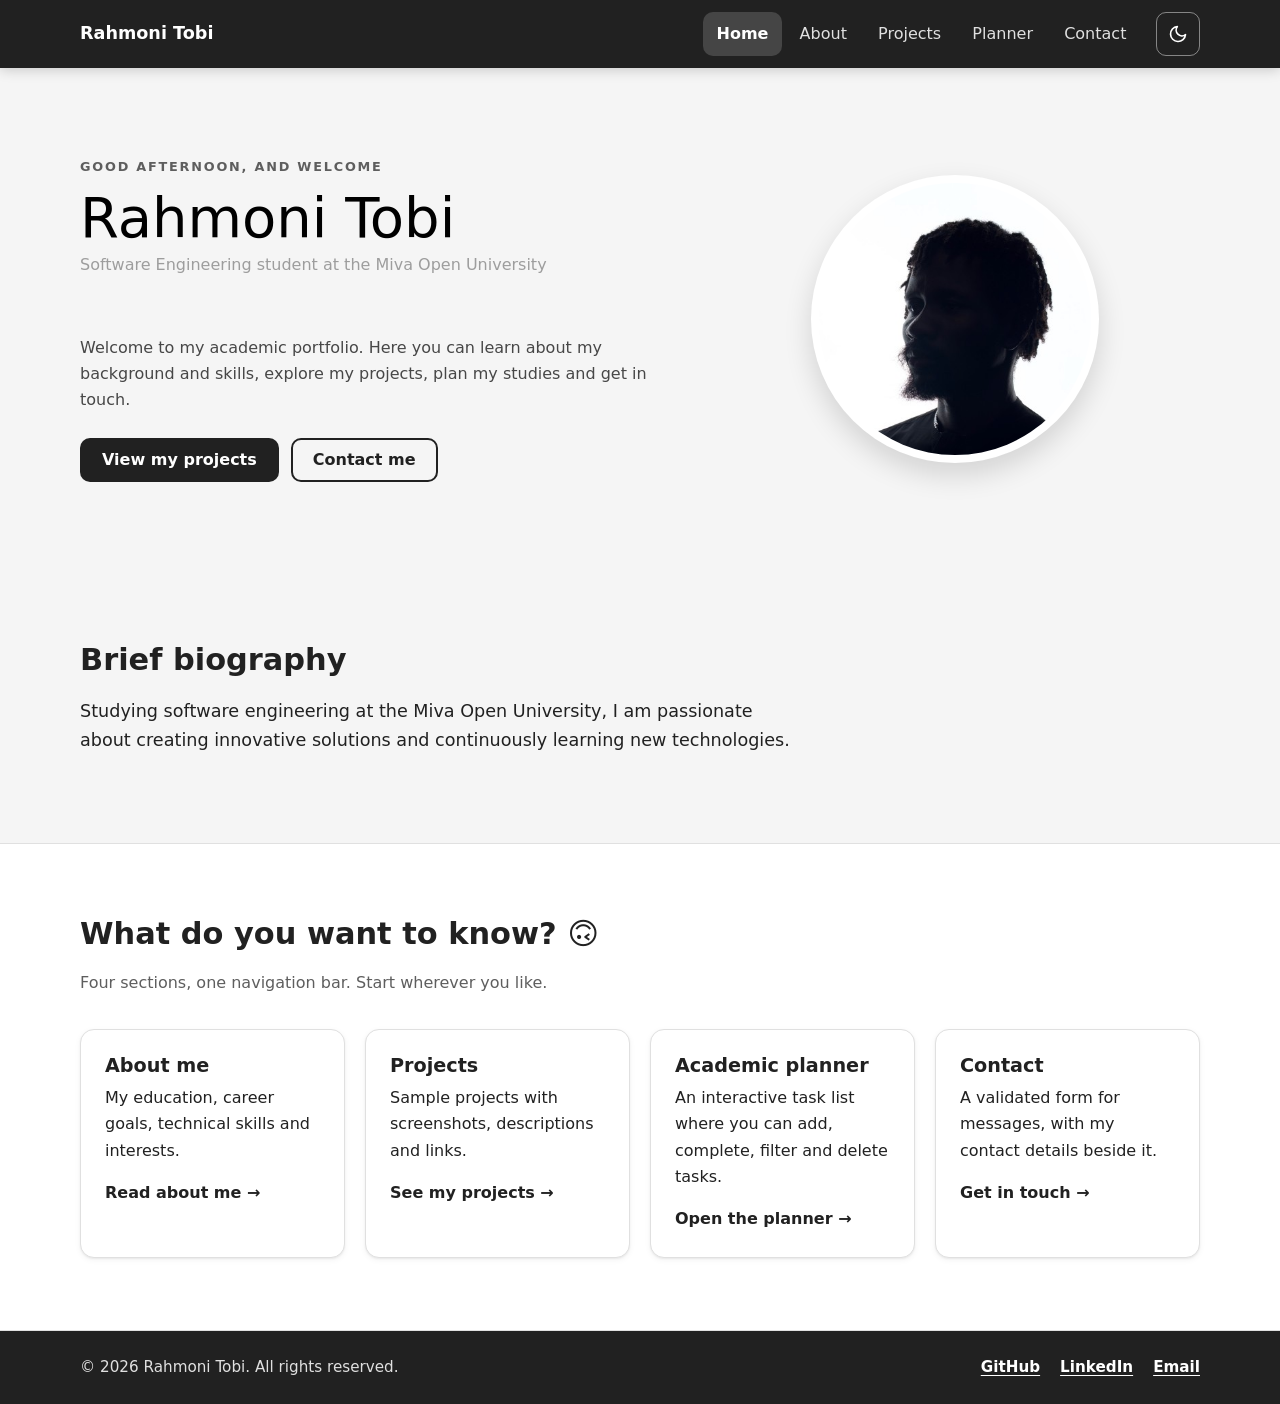
<file: index.html>
<!doctype html>
<html lang="en">
<head>
  <meta charset="utf-8">
  <meta name="viewport" content="width=device-width, initial-scale=1">
  <title>Home</title>
  <meta name="description" content="Academic portfolio of Rahmoni Tobi: background, skills, projects, an academic planner and a contact form.">
  <link rel="icon" href="images/favicon.svg" type="image/svg+xml">
  <link rel="stylesheet" href="css/style.css">
  <script>document.documentElement.classList.add('js');try{var t=localStorage.getItem('theme');if(t!=='light'&&t!=='dark'){t=matchMedia('(prefers-color-scheme: dark)').matches?'dark':'light';}document.documentElement.setAttribute('data-theme',t);}catch(e){}</script>
</head>
<body>
  <a class="skip-link" href="#main">Skip to content</a>

  <header class="site-header">
    <div class="container header-inner">
      <a class="brand" href="index.html">Rahmoni Tobi</a>
      <button class="nav-toggle" type="button" aria-expanded="false" aria-controls="site-nav">
        <span class="nav-toggle-icon" aria-hidden="true"></span>
        <span class="nav-toggle-label">Menu</span>
      </button>
      <nav class="site-nav" id="site-nav" aria-label="Main navigation">
        <ul>
          <li><a href="index.html" aria-current="page">Home</a></li>
          <li><a href="about.html">About</a></li>
          <li><a href="projects.html">Projects</a></li>
          <li><a href="planner.html">Planner</a></li>
          <li><a href="contact.html">Contact</a></li>
        </ul>
      </nav>
      <button class="theme-toggle" type="button" aria-label="Switch to dark mode" data-theme-toggle>
        <svg class="icon-moon" viewBox="0 0 24 24" fill="none" stroke="currentColor" stroke-width="2" stroke-linecap="round" stroke-linejoin="round" aria-hidden="true"><path d="M21 12.8A9 9 0 1 1 11.2 3a7 7 0 0 0 9.8 9.8z"/></svg>
        <svg class="icon-sun" viewBox="0 0 24 24" fill="none" stroke="currentColor" stroke-width="2" stroke-linecap="round" stroke-linejoin="round" aria-hidden="true"><circle cx="12" cy="12" r="4"/><path d="M12 2v2M12 20v2M4.9 4.9l1.4 1.4M17.7 17.7l1.4 1.4M2 12h2M20 12h2M4.9 19.1l1.4-1.4M17.7 6.3l1.4-1.4"/></svg>
      </button>
    </div>
  </header>

  <main id="main">
    <section class="hero" aria-labelledby="hero-title">
      <div class="container hero-grid">
        <div class="hero-copy">
          <p class="eyebrow" data-greeting>Welcome</p>
          <div class="hero-title-wrapper">
            <h1 id="hero-title" class="hero-title">Rahmoni Tobi</h1>
            <p class="hero-role">Software Engineering student at the Miva Open University</p>
          </div>
          <p class="hero-text">Welcome to my academic portfolio. Here you can learn about my background and skills, explore my projects, plan my studies and get in touch.</p>
          <div class="hero-actions">
            <a class="btn btn-primary" href="projects.html">View my projects</a>
            <a class="btn btn-outline" href="contact.html">Contact me</a>
          </div>
        </div>
        <figure class="profile-photo">
          <img src="images/me.jpg" alt="Photo of Rahmoni Tobi" width="400" height="400">
        </figure>
      </div>
    </section>

    <section class="section" aria-labelledby="bio-title">
      <div class="container reveal">
        <h2 id="bio-title">Brief biography</h2>
        <p class="bio-text">Studying software engineering at the Miva Open University, I am passionate about creating innovative solutions and continuously learning new technologies.</p>
      </div>
    </section>

    <section class="section section-alt" aria-labelledby="explore-title">
      <div class="container">
        <h2 id="explore-title">What do you want to know? 🙃</h2>
        <p class="section-intro">Four sections, one navigation bar. Start wherever you like.</p>
        <div class="card-grid reveal">
          <article class="card">
            <h3>About me</h3>
            <p>My education, career goals, technical skills and interests.</p>
            <a class="text-link" href="about.html">Read about me &rarr;</a>
          </article>
          <article class="card">
            <h3>Projects</h3>
            <p>Sample projects with screenshots, descriptions and links.</p>
            <a class="text-link" href="projects.html">See my projects &rarr;</a>
          </article>
          <article class="card">
            <h3>Academic planner</h3>
            <p>An interactive task list where you can add, complete, filter and delete tasks.</p>
            <a class="text-link" href="planner.html">Open the planner &rarr;</a>
          </article>
          <article class="card">
            <h3>Contact</h3>
            <p>A validated form for messages, with my contact details beside it.</p>
            <a class="text-link" href="contact.html">Get in touch &rarr;</a>
          </article>
        </div>
      </div>
    </section>
  </main>

  <footer class="site-footer">
    <div class="container footer-inner">
      <p>&copy; <span data-year>2026</span> Rahmoni Tobi. All rights reserved.</p>
      <ul class="footer-links">
     <li><a href="https://github.com/Hugonybi">GitHub</a></li>
        <li><a href="https://www.linkedin.com/in/ramonytobi">LinkedIn</a></li>
        <li><a href="mailto:rahmonitobi@gmail.com">Email</a></li>
      </ul>
    </div>
  </footer>

  <script src="js/main.js"></script>
</body>
</html>
</file>
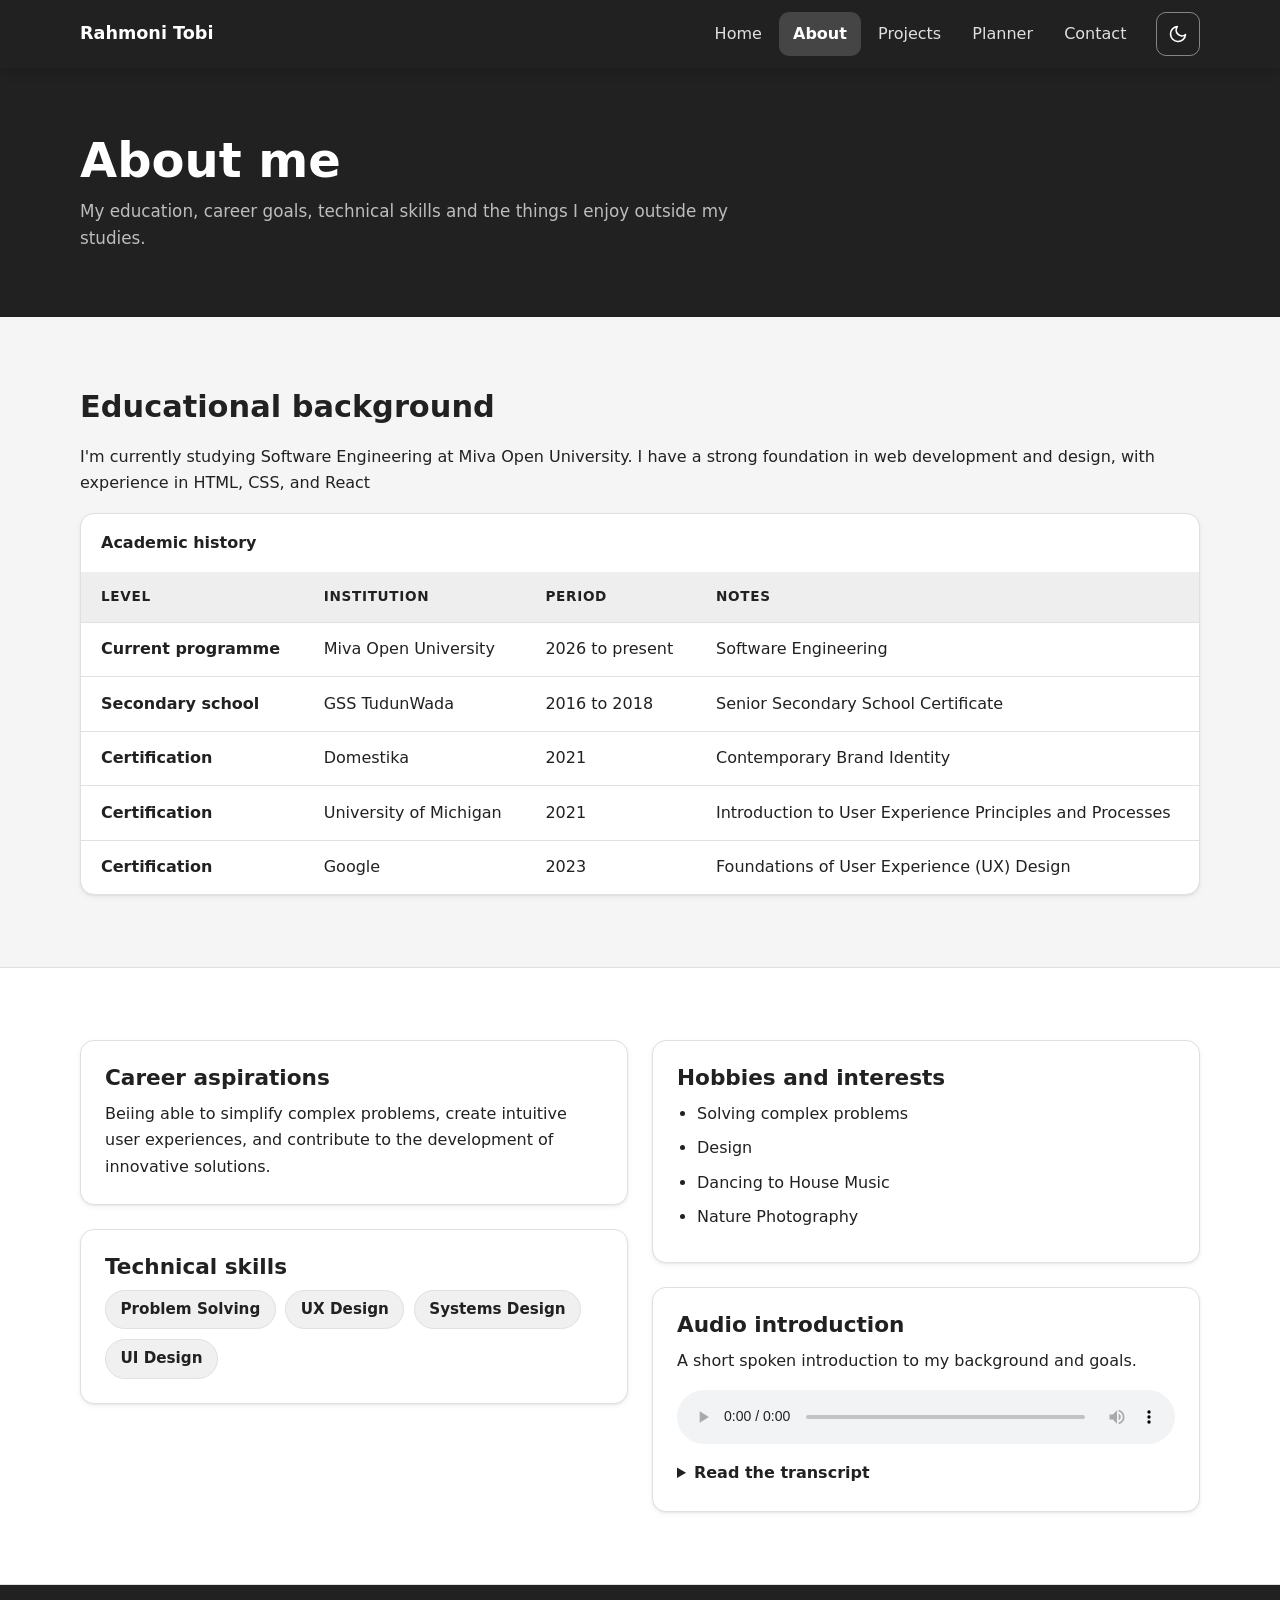
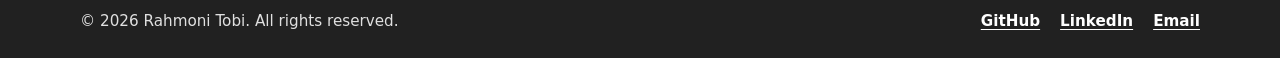
<file: about.html>
<!doctype html>
<html lang="en">
<head>
  <meta charset="utf-8">
  <meta name="viewport" content="width=device-width, initial-scale=1">
  <title>About | Rahmoni Tobi</title>
  <meta name="description" content="About Rahmoni Tobi: educational background, career aspirations, technical skills, hobbies and an audio introduction.">
  <link rel="icon" href="images/favicon.svg" type="image/svg+xml">
  <link rel="stylesheet" href="css/style.css">
  <script>document.documentElement.classList.add('js');try{var t=localStorage.getItem('theme');if(t!=='light'&&t!=='dark'){t=matchMedia('(prefers-color-scheme: dark)').matches?'dark':'light';}document.documentElement.setAttribute('data-theme',t);}catch(e){}</script>
</head>
<body>
  <a class="skip-link" href="#main">Skip to content</a>

  <header class="site-header">
    <div class="container header-inner">
      <a class="brand" href="index.html">Rahmoni Tobi</a>
      <button class="nav-toggle" type="button" aria-expanded="false" aria-controls="site-nav">
        <span class="nav-toggle-icon" aria-hidden="true"></span>
        <span class="nav-toggle-label">Menu</span>
      </button>
      <nav class="site-nav" id="site-nav" aria-label="Main navigation">
        <ul>
          <li><a href="index.html">Home</a></li>
          <li><a href="about.html" aria-current="page">About</a></li>
          <li><a href="projects.html">Projects</a></li>
          <li><a href="planner.html">Planner</a></li>
          <li><a href="contact.html">Contact</a></li>
        </ul>
      </nav>
      <button class="theme-toggle" type="button" aria-label="Switch to dark mode" data-theme-toggle>
        <svg class="icon-moon" viewBox="0 0 24 24" fill="none" stroke="currentColor" stroke-width="2" stroke-linecap="round" stroke-linejoin="round" aria-hidden="true"><path d="M21 12.8A9 9 0 1 1 11.2 3a7 7 0 0 0 9.8 9.8z"/></svg>
        <svg class="icon-sun" viewBox="0 0 24 24" fill="none" stroke="currentColor" stroke-width="2" stroke-linecap="round" stroke-linejoin="round" aria-hidden="true"><circle cx="12" cy="12" r="4"/><path d="M12 2v2M12 20v2M4.9 4.9l1.4 1.4M17.7 17.7l1.4 1.4M2 12h2M20 12h2M4.9 19.1l1.4-1.4M17.7 6.3l1.4-1.4"/></svg>
      </button>
    </div>
  </header>

  <main id="main">
    <section class="page-hero">
      <div class="container">
        <h1>About me</h1>
        <p>My education, career goals, technical skills and the things I enjoy outside my studies.</p>
      </div>
    </section>

    <section class="section" aria-labelledby="education-title">
      <div class="container reveal">
        <h2 id="education-title">Educational background</h2>
        <p>I'm currently studying Software Engineering at Miva Open University. I have a strong foundation in web development and design, with experience in HTML, CSS, and React</p>

        <div class="table-wrap">
          <table class="data-table">
            <caption>Academic history</caption>
            <thead>
              <tr>
                <th scope="col">Level</th>
                <th scope="col">Institution</th>
                <th scope="col">Period</th>
                <th scope="col">Notes</th>
              </tr>
            </thead>
            <tbody>
              <tr>
                <th scope="row">Current programme</th>
                <td>Miva Open University</td>
                <td>2026 to present</td>
                <td>Software Engineering</td>
              </tr>
              <tr>
                <th scope="row">Secondary school</th>
                <td>GSS TudunWada</td>
                <td>2016 to 2018</td>
                <td>Senior Secondary School Certificate</td>
              </tr>
              <tr>
                <th scope="row">Certification</th>
                <td>Domestika</td>
                <td>2021</td>
                <td>Contemporary Brand Identity</td>
              </tr>
               <tr>
                <th scope="row">Certification</th>
                <td>University of Michigan</td>
                <td>2021</td>
                <td>Introduction to User Experience Principles and Processes</td>
              </tr>
              <tr>
                <th scope="row">Certification</th>
                <td>Google</td>
                <td>2023</td>
                <td>Foundations of User Experience (UX) Design</td>
              </tr>
            </tbody>
          </table>
        </div>
      </div>
    </section>

    <section class="section section-alt" aria-labelledby="profile-title">
      <div class="container">
        <h2 id="profile-title" class="visually-hidden">Career, skills and interests</h2>
        <div class="split reveal">
          <div class="stack">
            <article class="card">
              <h2>Career aspirations</h2>
              <p>Beiing able to simplify complex problems, create intuitive user experiences, and contribute to the development of innovative solutions.</p>
            </article>

            <article class="card">
              <h2>Technical skills</h2>
              <ul class="chip-list" aria-label="Technical skills">

                <li class="chip">Problem Solving</li>
                <li class="chip">UX Design</li>
                <li class="chip">Systems Design</li>
                <li class="chip">UI Design</li>
              </ul>
            </article>
          </div>

          <div class="stack">
            <article class="card">
              <h2>Hobbies and interests</h2>
              <ul class="check-list">
                <li>Solving complex problems</li>
                <li>Design</li>
                <li>Dancing to House Music</li>
                <li>Nature Photography</li>                
              </ul>
            </article>

            <article class="card audio-card">
              <h2>Audio introduction</h2>
              <p>A short spoken introduction to my background and goals.</p>
              <audio controls preload="metadata">
                <source src="media/intro.m4a" type="audio/mp4">
                Your browser does not support the audio element.
                <a href="media/intro.m4a">Download the audio clip</a>.
              </audio>
              <details>
                <summary>Read the transcript</summary>
                <p>My name is Rahmoni Tobi.\n
                    I'm studying software engineering, at Miva Open University. I love to design. I love design. 
                    been a designer for like 10 years now. And um, I transition into say 2020, um, just before the corona. 
                    Oh, during the corona, and um, uh, for the future, I'm looking towards going into robotics. I love robotics.
                    Yeah, and also, I mean, robotics is part of warfare. Hopefully there will be no need for that, but I'd love to create tools for peace. Yeah, so that's mostly, yeah, that's sort of like summer.
                  </p>
              </details>
            </article>
          </div>
        </div>
      </div>
    </section>
  </main>

  <footer class="site-footer">
    <div class="container footer-inner">
      <p>&copy; <span data-year>2026</span> Rahmoni Tobi. All rights reserved.</p>
      <ul class="footer-links">
     <li><a href="https://github.com/Hugonybi">GitHub</a></li>
        <li><a href="https://www.linkedin.com/in/ramonytobi">LinkedIn</a></li>
        <li><a href="mailto:rahmonitobi@gmail.com">Email</a></li>
      </ul>
    </div>
  </footer>

  <script src="js/main.js"></script>
</body>
</html>
</file>
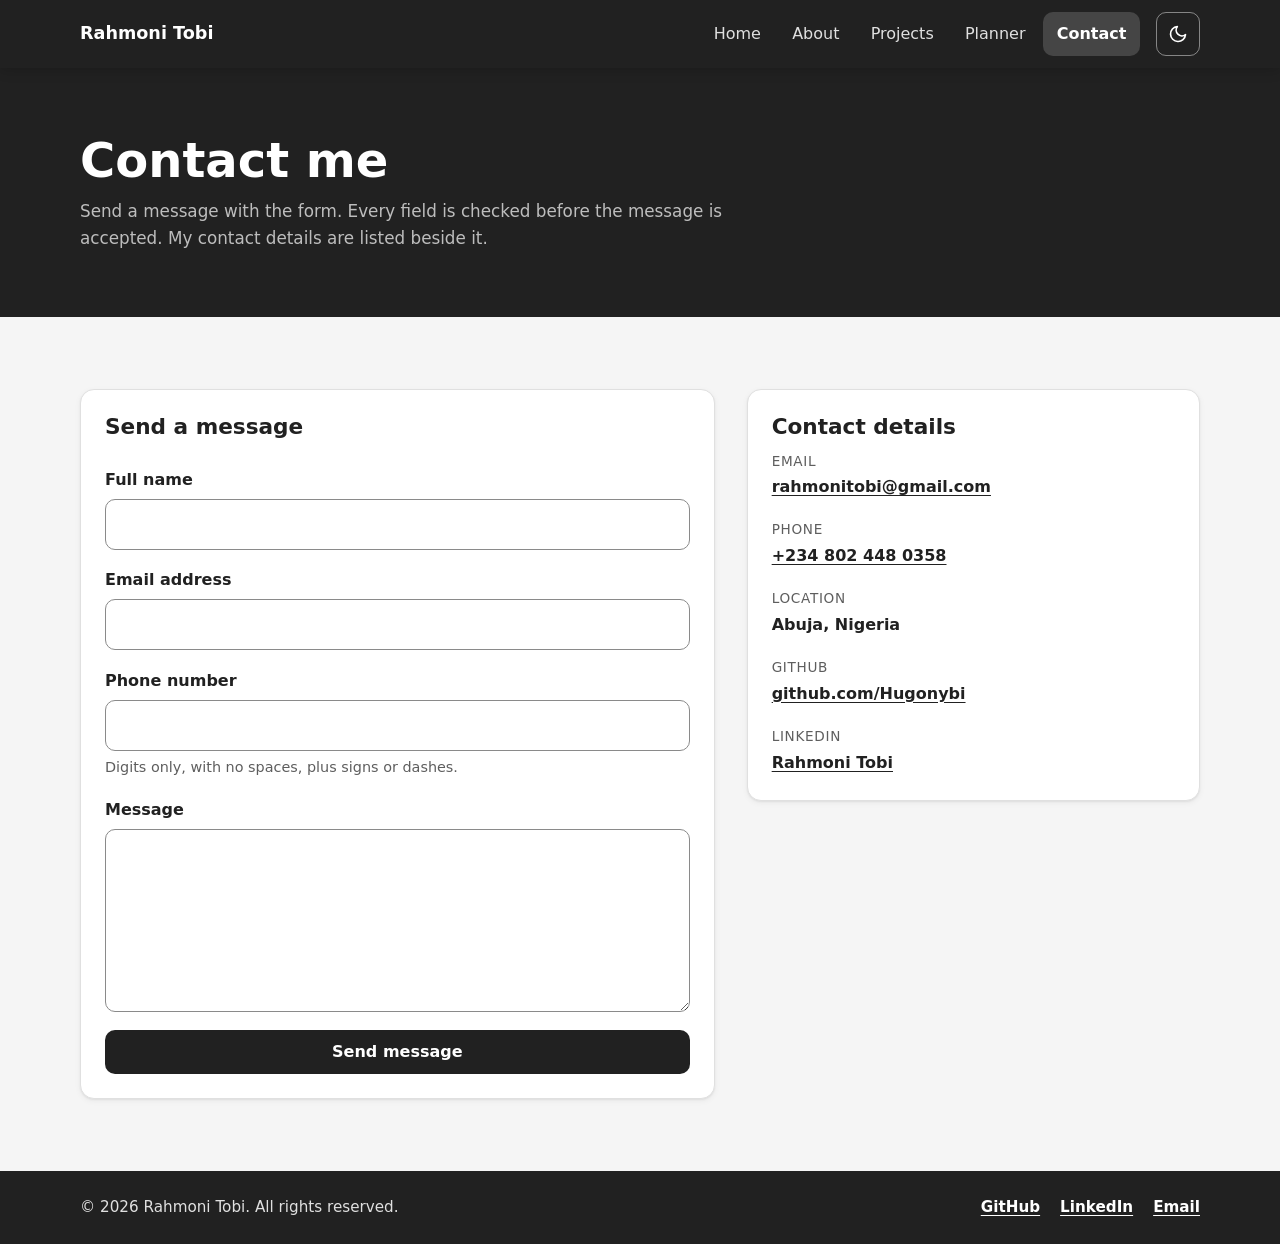
<file: contact.html>
<!doctype html>
<html lang="en">
<head>
  <meta charset="utf-8">
  <meta name="viewport" content="width=device-width, initial-scale=1">
  <title>Contact | Rahmoni Tobi</title>
  <meta name="description" content="Contact Rahmoni Tobi with the validated form, or use the contact details listed on the page.">
  <link rel="icon" href="images/favicon.svg" type="image/svg+xml">
  <link rel="stylesheet" href="css/style.css">
  <script>document.documentElement.classList.add('js');try{var t=localStorage.getItem('theme');if(t!=='light'&&t!=='dark'){t=matchMedia('(prefers-color-scheme: dark)').matches?'dark':'light';}document.documentElement.setAttribute('data-theme',t);}catch(e){}</script>
</head>
<body>
  <a class="skip-link" href="#main">Skip to content</a>

  <header class="site-header">
    <div class="container header-inner">
      <a class="brand" href="index.html">Rahmoni Tobi</a>
      <button class="nav-toggle" type="button" aria-expanded="false" aria-controls="site-nav">
        <span class="nav-toggle-icon" aria-hidden="true"></span>
        <span class="nav-toggle-label">Menu</span>
      </button>
      <nav class="site-nav" id="site-nav" aria-label="Main navigation">
        <ul>
          <li><a href="index.html">Home</a></li>
          <li><a href="about.html">About</a></li>
          <li><a href="projects.html">Projects</a></li>
          <li><a href="planner.html">Planner</a></li>
          <li><a href="contact.html" aria-current="page">Contact</a></li>
        </ul>
      </nav>
      <button class="theme-toggle" type="button" aria-label="Switch to dark mode" data-theme-toggle>
        <svg class="icon-moon" viewBox="0 0 24 24" fill="none" stroke="currentColor" stroke-width="2" stroke-linecap="round" stroke-linejoin="round" aria-hidden="true"><path d="M21 12.8A9 9 0 1 1 11.2 3a7 7 0 0 0 9.8 9.8z"/></svg>
        <svg class="icon-sun" viewBox="0 0 24 24" fill="none" stroke="currentColor" stroke-width="2" stroke-linecap="round" stroke-linejoin="round" aria-hidden="true"><circle cx="12" cy="12" r="4"/><path d="M12 2v2M12 20v2M4.9 4.9l1.4 1.4M17.7 17.7l1.4 1.4M2 12h2M20 12h2M4.9 19.1l1.4-1.4M17.7 6.3l1.4-1.4"/></svg>
      </button>
    </div>
  </header>

  <main id="main">
    <section class="page-hero">
      <div class="container">
        <h1>Contact me</h1>
        <p>Send a message with the form. Every field is checked before the message is accepted. My contact details are listed beside it.</p>
      </div>
    </section>

    <section class="section">
      <div class="container contact-layout">
        <form id="contact-form" class="card form-card" novalidate>
          <h2>Send a message</h2>

          <div class="form-field">
            <label for="contact-name">Full name</label>
            <input id="contact-name" name="name" type="text" autocomplete="name" required aria-describedby="name-error">
            <p id="name-error" class="field-error" hidden></p>
          </div>

          <div class="form-field">
            <label for="contact-email">Email address</label>
            <input id="contact-email" name="email" type="email" autocomplete="email" required aria-describedby="email-error">
            <p id="email-error" class="field-error" hidden></p>
          </div>

          <div class="form-field">
            <label for="contact-phone">Phone number</label>
            <input id="contact-phone" name="phone" type="tel" inputmode="numeric" autocomplete="tel" required aria-describedby="phone-hint phone-error">
            <p id="phone-hint" class="field-hint">Digits only, with no spaces, plus signs or dashes.</p>
            <p id="phone-error" class="field-error" hidden></p>
          </div>

          <div class="form-field">
            <label for="contact-message">Message</label>
            <textarea id="contact-message" name="message" rows="6" required aria-describedby="message-error"></textarea>
            <p id="message-error" class="field-error" hidden></p>
          </div>

          <button class="btn btn-primary" type="submit">Send message</button>
          <p id="form-status" class="form-status" role="status" hidden></p>
        </form>

        <aside class="card" aria-labelledby="details-title">
          <h2 id="details-title">Contact details</h2>
          <dl class="details-list">
            <div>
              <dt>Email</dt>
              <dd><a href="mailto:your.email@example.com">rahmonitobi@gmail.com</a></dd>
            </div>
            <div>
              <dt>Phone</dt>
              <dd><a href="tel:+10000000000">+234 802 448 0358</a></dd>
            </div>
            <div>
              <dt>Location</dt>
              <dd>Abuja, Nigeria</dd>
            </div>
            <div>
              <dt>GitHub</dt>
              <dd><a href="https://github.com/Hugonybi">github.com/Hugonybi</a></dd>
            </div>
            <div>
              <dt>LinkedIn</dt>
              <dd><a href="https://www.linkedin.com/in/ramonytobi">Rahmoni Tobi</a></dd>
            </div>
          </dl>
        </aside>
      </div>
    </section>
  </main>

  <footer class="site-footer">
    <div class="container footer-inner">
      <p>&copy; <span data-year>2026</span> Rahmoni Tobi. All rights reserved.</p>
      <ul class="footer-links">
     <li><a href="https://github.com/Hugonybi">GitHub</a></li>
        <li><a href="https://www.linkedin.com/in/ramonytobi">LinkedIn</a></li>
        <li><a href="mailto:rahmonitobi@gmail.com">Email</a></li>
      </ul>
    </div>
  </footer>

  <script src="js/main.js"></script>
  <script src="js/contact.js"></script>
</body>
</html>
</file>
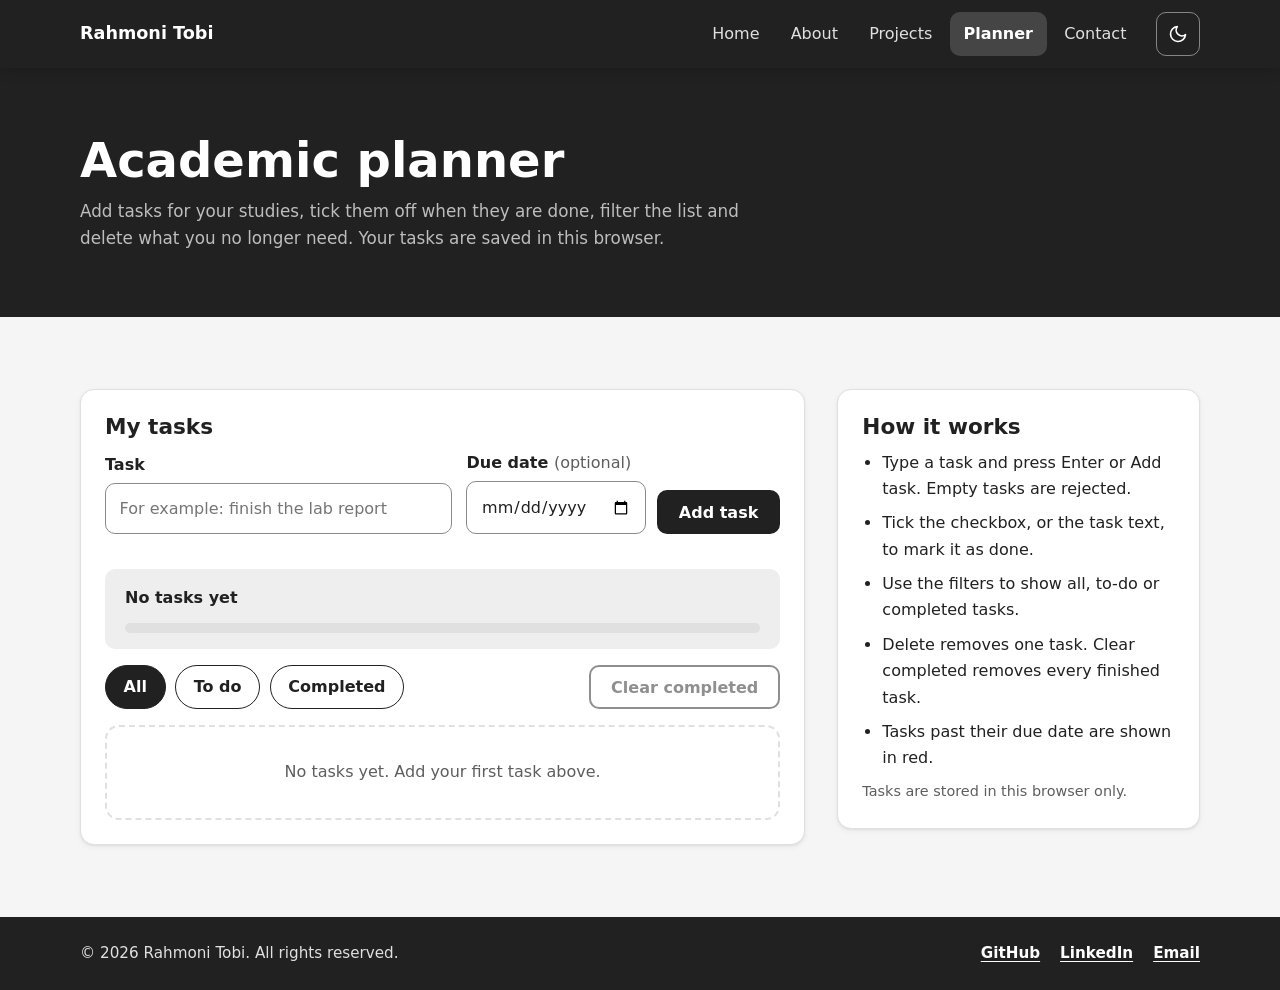
<file: planner.html>
<!doctype html>
<html lang="en">
<head>
  <meta charset="utf-8">
  <meta name="viewport" content="width=device-width, initial-scale=1">
  <title>Academic Planner | Rahmoni Tobi</title>
  <meta name="description" content="An interactive academic planner: add, complete, filter and delete tasks.">
  <link rel="icon" href="images/favicon.svg" type="image/svg+xml">
  <link rel="stylesheet" href="css/style.css">
  <script>document.documentElement.classList.add('js');try{var t=localStorage.getItem('theme');if(t!=='light'&&t!=='dark'){t=matchMedia('(prefers-color-scheme: dark)').matches?'dark':'light';}document.documentElement.setAttribute('data-theme',t);}catch(e){}</script>
</head>
<body>
  <a class="skip-link" href="#main">Skip to content</a>

  <header class="site-header">
    <div class="container header-inner">
      <a class="brand" href="index.html">Rahmoni Tobi</a>
      <button class="nav-toggle" type="button" aria-expanded="false" aria-controls="site-nav">
        <span class="nav-toggle-icon" aria-hidden="true"></span>
        <span class="nav-toggle-label">Menu</span>
      </button>
      <nav class="site-nav" id="site-nav" aria-label="Main navigation">
        <ul>
          <li><a href="index.html">Home</a></li>
          <li><a href="about.html">About</a></li>
          <li><a href="projects.html">Projects</a></li>
          <li><a href="planner.html" aria-current="page">Planner</a></li>
          <li><a href="contact.html">Contact</a></li>
        </ul>
      </nav>
      <button class="theme-toggle" type="button" aria-label="Switch to dark mode" data-theme-toggle>
        <svg class="icon-moon" viewBox="0 0 24 24" fill="none" stroke="currentColor" stroke-width="2" stroke-linecap="round" stroke-linejoin="round" aria-hidden="true"><path d="M21 12.8A9 9 0 1 1 11.2 3a7 7 0 0 0 9.8 9.8z"/></svg>
        <svg class="icon-sun" viewBox="0 0 24 24" fill="none" stroke="currentColor" stroke-width="2" stroke-linecap="round" stroke-linejoin="round" aria-hidden="true"><circle cx="12" cy="12" r="4"/><path d="M12 2v2M12 20v2M4.9 4.9l1.4 1.4M17.7 17.7l1.4 1.4M2 12h2M20 12h2M4.9 19.1l1.4-1.4M17.7 6.3l1.4-1.4"/></svg>
      </button>
    </div>
  </header>

  <main id="main">
    <section class="page-hero">
      <div class="container">
        <h1>Academic planner</h1>
        <p>Add tasks for your studies, tick them off when they are done, filter the list and delete what you no longer need. Your tasks are saved in this browser.</p>
      </div>
    </section>

    <section class="section" aria-labelledby="tasks-title">
      <div class="container planner-layout">
        <article class="card" aria-labelledby="tasks-title">
          <h2 id="tasks-title">My tasks</h2>
          <noscript>
            <p class="field-error">This planner needs JavaScript. Please enable it in your browser.</p>
          </noscript>

          <form id="task-form" class="task-form" novalidate>
            <div class="form-field">
              <label for="task-text">Task</label>
              <input id="task-text" name="task" type="text" maxlength="120" autocomplete="off" placeholder="For example: finish the lab report" aria-describedby="task-error">
            </div>
            <div class="form-field">
              <label for="task-due">Due date <span class="optional">(optional)</span></label>
              <input id="task-due" name="due" type="date">
            </div>
            <button class="btn btn-primary" type="submit">Add task</button>
            <p id="task-error" class="field-error" aria-live="polite"></p>
          </form>

          <div class="summary">
            <p id="summary-text" class="summary-text" aria-live="polite">No tasks yet</p>
            <div id="progress" class="progress" role="progressbar" aria-label="Share of tasks completed" aria-valuemin="0" aria-valuemax="100" aria-valuenow="0">
              <div id="progress-bar" class="progress-bar"></div>
            </div>
          </div>

          <div class="toolbar">
            <div class="filter-bar" role="group" aria-label="Show tasks">
              <button class="filter-btn" type="button" data-task-filter="all" aria-pressed="true">All</button>
              <button class="filter-btn" type="button" data-task-filter="active" aria-pressed="false">To do</button>
              <button class="filter-btn" type="button" data-task-filter="completed" aria-pressed="false">Completed</button>
            </div>
            <button class="btn btn-secondary" type="button" id="clear-completed" disabled>Clear completed</button>
          </div>

          <ul id="task-list" class="task-list" tabindex="-1" aria-label="Your tasks"></ul>
          <p id="empty-state" class="empty-state" hidden>No tasks yet. Add your first task above.</p>
        </article>

        <aside class="card" aria-labelledby="how-title">
          <h2 id="how-title">How it works</h2>
          <ul class="check-list">
            <li>Type a task and press Enter or Add task. Empty tasks are rejected.</li>
            <li>Tick the checkbox, or the task text, to mark it as done.</li>
            <li>Use the filters to show all, to-do or completed tasks.</li>
            <li>Delete removes one task. Clear completed removes every finished task.</li>
            <li>Tasks past their due date are shown in red.</li>
          </ul>
          <p class="field-hint">Tasks are stored in this browser only.</p>
        </aside>
      </div>
    </section>
  </main>

  <footer class="site-footer">
    <div class="container footer-inner">
      <p>&copy; <span data-year>2026</span> Rahmoni Tobi. All rights reserved.</p>
      <ul class="footer-links">
     <li><a href="https://github.com/Hugonybi">GitHub</a></li>
        <li><a href="https://www.linkedin.com/in/ramonytobi">LinkedIn</a></li>
        <li><a href="mailto:rahmonitobi@gmail.com">Email</a></li>
      </ul>
    </div>
  </footer>

  <script src="js/main.js"></script>
  <script src="js/planner.js"></script>
</body>
</html>
</file>
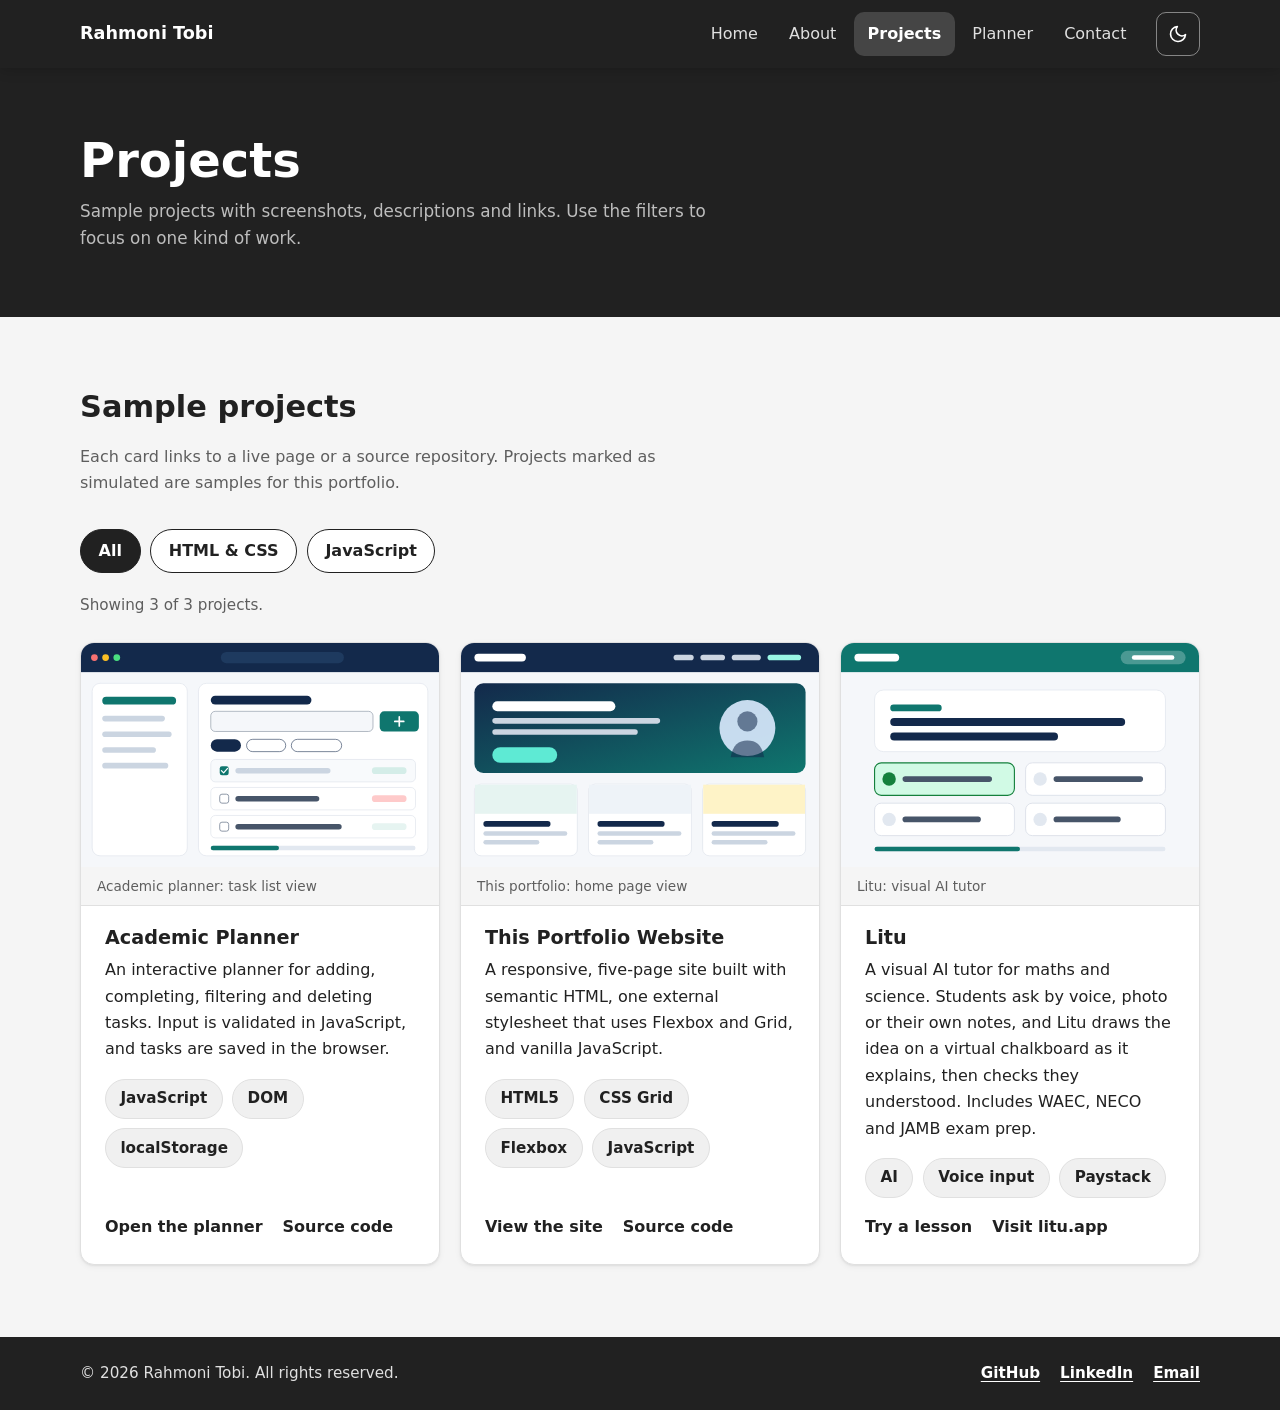
<file: projects.html>
<!doctype html>
<html lang="en">
<head>
  <meta charset="utf-8">
  <meta name="viewport" content="width=device-width, initial-scale=1">
  <title>Projects | Rahmoni Tobi</title>
  <meta name="description" content="Sample projects by Rahmoni Tobi with screenshots, descriptions, technologies and links.">
  <link rel="icon" href="images/favicon.svg" type="image/svg+xml">
  <link rel="stylesheet" href="css/style.css">
  <script>document.documentElement.classList.add('js');try{var t=localStorage.getItem('theme');if(t!=='light'&&t!=='dark'){t=matchMedia('(prefers-color-scheme: dark)').matches?'dark':'light';}document.documentElement.setAttribute('data-theme',t);}catch(e){}</script>
</head>
<body>
  <a class="skip-link" href="#main">Skip to content</a>

  <header class="site-header">
    <div class="container header-inner">
      <a class="brand" href="index.html">Rahmoni Tobi</a>
      <button class="nav-toggle" type="button" aria-expanded="false" aria-controls="site-nav">
        <span class="nav-toggle-icon" aria-hidden="true"></span>
        <span class="nav-toggle-label">Menu</span>
      </button>
      <nav class="site-nav" id="site-nav" aria-label="Main navigation">
        <ul>
          <li><a href="index.html">Home</a></li>
          <li><a href="about.html">About</a></li>
          <li><a href="projects.html" aria-current="page">Projects</a></li>
          <li><a href="planner.html">Planner</a></li>
          <li><a href="contact.html">Contact</a></li>
        </ul>
      </nav>
      <button class="theme-toggle" type="button" aria-label="Switch to dark mode" data-theme-toggle>
        <svg class="icon-moon" viewBox="0 0 24 24" fill="none" stroke="currentColor" stroke-width="2" stroke-linecap="round" stroke-linejoin="round" aria-hidden="true"><path d="M21 12.8A9 9 0 1 1 11.2 3a7 7 0 0 0 9.8 9.8z"/></svg>
        <svg class="icon-sun" viewBox="0 0 24 24" fill="none" stroke="currentColor" stroke-width="2" stroke-linecap="round" stroke-linejoin="round" aria-hidden="true"><circle cx="12" cy="12" r="4"/><path d="M12 2v2M12 20v2M4.9 4.9l1.4 1.4M17.7 17.7l1.4 1.4M2 12h2M20 12h2M4.9 19.1l1.4-1.4M17.7 6.3l1.4-1.4"/></svg>
      </button>
    </div>
  </header>

  <main id="main">
    <section class="page-hero">
      <div class="container">
        <h1>Projects</h1>
        <p>Sample projects with screenshots, descriptions and links. Use the filters to focus on one kind of work.</p>
      </div>
    </section>

    <section class="section" aria-labelledby="projects-title">
      <div class="container">
        <h2 id="projects-title">Sample projects</h2>
        <p class="section-intro">Each card links to a live page or a source repository. Projects marked as simulated are samples for this portfolio.</p>

        <div class="filter-bar" role="group" aria-label="Filter projects by category" data-project-filters>
          <button class="filter-btn" type="button" data-filter="all" aria-pressed="true">All</button>
          <button class="filter-btn" type="button" data-filter="html-css" aria-pressed="false">HTML &amp; CSS</button>
          <button class="filter-btn" type="button" data-filter="javascript" aria-pressed="false">JavaScript</button>
        </div>
        <p class="filter-status" aria-live="polite" data-filter-status>Showing 3 of 3 projects.</p>

        <div class="card-grid">
          <article class="card project-card" data-category="javascript">
            <figure class="project-media">
              <img src="images/project-1.svg" alt="Mockup of the academic planner with a task list, filter buttons and a progress bar" width="640" height="400" loading="lazy">
              <figcaption>Academic planner: task list view</figcaption>
            </figure>
            <div class="project-body">
              <h3>Academic Planner</h3>
              <p>An interactive planner for adding, completing, filtering and deleting tasks. Input is validated in JavaScript, and tasks are saved in the browser.</p>
              <ul class="chip-list" aria-label="Technologies used">
                <li class="chip">JavaScript</li>
                <li class="chip">DOM</li>
                <li class="chip">localStorage</li>
              </ul>
              <div class="project-links">
                <a class="text-link" href="planner.html">Open the planner</a>
                <a class="text-link" href="https://github.com/your-username/student-portfolio">Source code</a>
              </div>
            </div>
          </article>

          <article class="card project-card" data-category="html-css">
            <figure class="project-media">
              <img src="images/project-2.svg" alt="Mockup of a portfolio home page with a hero section and three cards" width="640" height="400" loading="lazy">
              <figcaption>This portfolio: home page view</figcaption>
            </figure>
            <div class="project-body">
              <h3>This Portfolio Website</h3>
              <p>A responsive, five-page site built with semantic HTML, one external stylesheet that uses Flexbox and Grid, and vanilla JavaScript.</p>
              <ul class="chip-list" aria-label="Technologies used">
                <li class="chip">HTML5</li>
                <li class="chip">CSS Grid</li>
                <li class="chip">Flexbox</li>
                <li class="chip">JavaScript</li>
              </ul>
              <div class="project-links">
                <a class="text-link" href="index.html">View the site</a>
                <a class="text-link" href="https://github.com/your-username/student-portfolio">Source code</a>
              </div>
            </div>
          </article>

          <article class="card project-card" data-category="javascript">
            <figure class="project-media">
              <img src="images/project-3.svg" alt="Mockup of a multiple-choice quiz with a question, four answers and a progress bar" width="640" height="400" loading="lazy">
              <figcaption>Litu: visual AI tutor</figcaption>
            </figure>
            <div class="project-body">
              <h3>Litu</h3>
              <p>A visual AI tutor for maths and science. Students ask by voice, photo or their own notes, and Litu draws the idea on a virtual chalkboard as it explains, then checks they understood. Includes WAEC, NECO and JAMB exam prep.</p>
              <ul class="chip-list" aria-label="Technologies used">
                <li class="chip">AI</li>
                <li class="chip">Voice input</li>
                <li class="chip">Paystack</li>
              </ul>
              <div class="project-links">
                <a class="text-link" href="https://litu.app/learn.html">Try a lesson</a>
                <a class="text-link" href="https://litu.app">Visit litu.app</a>
              </div>
            </div>
          </article>
        </div>
      </div>
    </section>
  </main>

  <footer class="site-footer">
    <div class="container footer-inner">
      <p>&copy; <span data-year>2026</span> Rahmoni Tobi. All rights reserved.</p>
      <ul class="footer-links">
     <li><a href="https://github.com/Hugonybi">GitHub</a></li>
        <li><a href="https://www.linkedin.com/in/ramonytobi">LinkedIn</a></li>
        <li><a href="mailto:rahmonitobi@gmail.com">Email</a></li>
      </ul>
    </div>
  </footer>

  <script src="js/main.js"></script>
</body>
</html>
</file>
<file: css/style.css>
/* ==========================================================================
   Student portfolio: one external stylesheet shared by every page
   Sections: 1 tokens, 2 base, 3 header and nav, 4 hero, 5 buttons,
   6 cards and layout, 7 tables and lists, 8 projects, 9 planner,
   10 forms and contact, 11 footer, 12 motion
   ========================================================================== */

/* ---------- 1. Design tokens (the colour scheme) ---------- */
:root {
  --color-chrome: #212121;        /* header, footer, page banner (87% black) */
  --color-chrome-deep: #141414;
  --color-ink: #212121;           /* headings, links, primary buttons */
  --color-ink-strong: #000000;
  --color-on-ink: #ffffff;        /* text sitting on --color-ink */
  --color-bg: #f5f5f5;
  --color-surface: #ffffff;
  --color-subtle: #eeeeee;
  --color-hover: #fafafa;
  --color-soft: #f0f0f0;
  --color-soft-strong: #e0e0e0;
  --color-text: #212121;
  --color-text-soft: #474747;
  --color-muted: #5e5e5e;
  --color-border: #e0e0e0;
  --color-border-strong: #bdbdbd;
  --color-input-border: #8a8a8a;
  --color-danger: #b91c1c;
  --color-danger-border: #e4b4b4;
  --color-success-bg: #e8f6ec;
  --color-success-border: #a7d7b4;
  --color-success-text: #14532d;
  --shadow-sm: 0 1px 2px rgba(0, 0, 0, 0.06), 0 2px 6px rgba(0, 0, 0, 0.05);
  --shadow-md: 0 12px 28px rgba(0, 0, 0, 0.14);
  color-scheme: light;

  --radius: 14px;
  --radius-sm: 10px;
  --container: 1120px;
  --transition: 200ms ease;
  --font-body: system-ui, -apple-system, "Segoe UI", Roboto, "Helvetica Neue", Arial, sans-serif;
}

/* Dark theme: follows the system setting unless the visitor picks one with the toggle */
@media (prefers-color-scheme: dark) {
  :root:not([data-theme="light"]) {
    --color-chrome: #1c1c1c;
    --color-chrome-deep: #0d0d0d;
    --color-ink: #ededed;
    --color-ink-strong: #ffffff;
    --color-on-ink: #121212;
    --color-bg: #121212;
    --color-surface: #1e1e1e;
    --color-subtle: #262626;
    --color-hover: #242424;
    --color-soft: #2a2a2a;
    --color-soft-strong: #363636;
    --color-text: #e0e0e0;
    --color-text-soft: #bdbdbd;
    --color-muted: #a3a3a3;
    --color-border: #333333;
    --color-border-strong: #4d4d4d;
    --color-input-border: #6b6b6b;
    --color-danger: #f87171;
    --color-danger-border: #7f1d1d;
    --color-success-bg: #10291a;
    --color-success-border: #1f5a33;
    --color-success-text: #86efac;
    --shadow-sm: 0 1px 2px rgba(0, 0, 0, 0.4), 0 2px 6px rgba(0, 0, 0, 0.3);
    --shadow-md: 0 12px 28px rgba(0, 0, 0, 0.55);
    color-scheme: dark;
  }
}

:root[data-theme="dark"] {
  --color-chrome: #1c1c1c;
  --color-chrome-deep: #0d0d0d;
  --color-ink: #ededed;
  --color-ink-strong: #ffffff;
  --color-on-ink: #121212;
  --color-bg: #121212;
  --color-surface: #1e1e1e;
  --color-subtle: #262626;
  --color-hover: #242424;
  --color-soft: #2a2a2a;
  --color-soft-strong: #363636;
  --color-text: #e0e0e0;
  --color-text-soft: #bdbdbd;
  --color-muted: #a3a3a3;
  --color-border: #333333;
  --color-border-strong: #4d4d4d;
  --color-input-border: #6b6b6b;
  --color-danger: #f87171;
  --color-danger-border: #7f1d1d;
  --color-success-bg: #10291a;
  --color-success-border: #1f5a33;
  --color-success-text: #86efac;
  --shadow-sm: 0 1px 2px rgba(0, 0, 0, 0.4), 0 2px 6px rgba(0, 0, 0, 0.3);
  --shadow-md: 0 12px 28px rgba(0, 0, 0, 0.55);
  color-scheme: dark;
}

/* ---------- 2. Base ---------- */
*,
*::before,
*::after {
  box-sizing: border-box;
}

html {
  -webkit-text-size-adjust: 100%;
  scroll-behavior: smooth;
}

body {
  display: flex;
  flex-direction: column;
  min-height: 100vh;
  margin: 0;
  font-family: var(--font-body);
  font-size: 1rem;
  line-height: 1.65;
  color: var(--color-text);
  background: var(--color-bg);
}

main {
  flex: 1;
}

img,
svg,
audio,
video {
  display: block;
  max-width: 100%;
}

img {
  height: auto;
}

a {
  color: var(--color-ink);
  text-underline-offset: 3px;
}

a:hover {
  color: var(--color-ink-strong);
}

h1,
h2,
h3 {
  margin: 0 0 0.6em;
  line-height: 1.2;
  color: var(--color-ink);
}

h1 {
  font-size: clamp(2rem, 4.5vw, 3rem);
}

h2 {
  font-size: clamp(1.4rem, 3vw, 1.9rem);
}

h3 {
  font-size: 1.2rem;
}

p {
  margin: 0 0 1rem;
}

:focus-visible {
  outline: 3px solid var(--color-ink);
  outline-offset: 3px;
  border-radius: 4px;
}

[hidden] {
  display: none !important;
}

.visually-hidden {
  position: absolute !important;
  width: 1px;
  height: 1px;
  margin: -1px;
  padding: 0;
  overflow: hidden;
  clip: rect(0 0 0 0);
  white-space: nowrap;
  border: 0;
}

.container {
  width: min(100% - 2rem, var(--container));
  margin-inline: auto;
}

.skip-link {
  position: absolute;
  top: -100px;
  left: 1rem;
  z-index: 100;
  padding: 0.6rem 1rem;
  border-radius: var(--radius-sm);
  background: var(--color-ink);
  color: var(--color-on-ink);
  font-weight: 600;
  text-decoration: none;
  transition: top var(--transition);
}

.skip-link:focus {
  top: 1rem;
}

/* ---------- 3. Header and navigation ---------- */
.site-header {
  position: sticky;
  top: 0;
  z-index: 50;
  color: #fff;
  background: var(--color-chrome);
  box-shadow: 0 2px 12px rgba(0, 0, 0, 0.18);
}

.site-header :focus-visible {
  outline-color: #ffffff;
}

.header-inner {
  display: flex;
  align-items: center;
  justify-content: space-between;
  gap: 1rem;
  min-height: 4.25rem;
}

.brand {
  margin-right: auto;
  font-size: 1.1rem;
  font-weight: 700;
  color: #fff;
  text-decoration: none;
}

.brand:hover {
  color: #e0e0e0;
}

.site-nav ul {
  display: flex;
  flex-wrap: wrap;
  align-items: center;
  gap: 0.25rem;
  margin: 0;
  padding: 0;
  list-style: none;
}

.site-nav a {
  display: inline-flex;
  align-items: center;
  min-height: 44px;
  padding: 0.5rem 0.85rem;
  border-radius: var(--radius-sm);
  font-weight: 500;
  color: #e0e0e0;
  text-decoration: none;
  transition: background var(--transition), color var(--transition);
}

.site-nav a:hover {
  color: #fff;
  background: rgba(255, 255, 255, 0.1);
}

.site-nav a[aria-current="page"] {
  color: #fff;
  font-weight: 700;
  background: rgba(255, 255, 255, 0.16);
}

.nav-toggle {
  display: none;
  align-items: center;
  gap: 0.6rem;
  min-height: 44px;
  padding: 0.5rem 0.9rem;
  border: 1px solid rgba(255, 255, 255, 0.45);
  border-radius: var(--radius-sm);
  background: transparent;
  color: #fff;
  font: inherit;
  font-weight: 600;
  cursor: pointer;
}

.nav-toggle-icon {
  position: relative;
  display: block;
  width: 18px;
  height: 2px;
  border-radius: 2px;
  background: currentColor;
  transition: background var(--transition);
}

.nav-toggle-icon::before,
.nav-toggle-icon::after {
  content: "";
  position: absolute;
  left: 0;
  width: 100%;
  height: 2px;
  border-radius: 2px;
  background: currentColor;
  transition: transform var(--transition), top var(--transition);
}

.nav-toggle-icon::before {
  top: -6px;
}

.nav-toggle-icon::after {
  top: 6px;
}

.nav-toggle[aria-expanded="true"] .nav-toggle-icon {
  background: transparent;
}

.nav-toggle[aria-expanded="true"] .nav-toggle-icon::before {
  top: 0;
  transform: rotate(45deg);
}

.nav-toggle[aria-expanded="true"] .nav-toggle-icon::after {
  top: 0;
  transform: rotate(-45deg);
}

.theme-toggle {
  display: none;
  align-items: center;
  justify-content: center;
  flex-shrink: 0;
  width: 44px;
  height: 44px;
  padding: 0;
  border: 1px solid rgba(255, 255, 255, 0.45);
  border-radius: var(--radius-sm);
  background: transparent;
  color: #fff;
  cursor: pointer;
  transition: background var(--transition);
}

.js .theme-toggle {
  display: inline-flex;
}

/* Without JavaScript the toggle can't work, so its list item is hidden too */
.theme-toggle-item {
  display: none;
  margin-left: 0.5rem;
}

.js .theme-toggle-item {
  display: block;
}

.theme-toggle:hover {
  background: rgba(255, 255, 255, 0.1);
}

.theme-toggle svg {
  width: 20px;
  height: 20px;
}

.theme-toggle .icon-sun {
  display: none;
}

:root[data-theme="dark"] .theme-toggle .icon-sun {
  display: block;
}

:root[data-theme="dark"] .theme-toggle .icon-moon {
  display: none;
}

/* Smooth colour change when switching themes */
body,
.site-header,
.site-footer {
  transition: background-color var(--transition), color var(--transition), border-color var(--transition);
}

/* Small screens: without JavaScript the links wrap under the brand;
   with JavaScript they collapse behind the Menu button. */
@media (max-width: 639.98px) {
  .header-inner {
    flex-wrap: wrap;
    padding-block: 0.5rem;
  }

  .site-nav {
    flex-basis: 100%;
    width: 100%;
  }

  .site-nav ul {
    justify-content: center;
    padding-bottom: 0.5rem;
  }

  .js .header-inner {
    flex-wrap: nowrap;
    padding-block: 0;
  }

  .js .nav-toggle {
    display: inline-flex;
  }

  .js .site-nav {
    position: absolute;
    top: 100%;
    left: 0;
    right: 0;
    display: none;
    width: auto;
    flex-basis: auto;
    background: var(--color-chrome-deep);
    box-shadow: var(--shadow-md);
  }

  .js .site-nav.is-open {
    display: block;
  }

  .js .site-nav ul {
    flex-direction: column;
    flex-wrap: nowrap;
    gap: 0.25rem;
    padding: 0.75rem 1rem 1rem;
  }

  .js .site-nav a {
    width: 100%;
  }

  .js .site-nav ul {
    align-items: stretch;
  }

  .theme-toggle-item {
    margin: 0.25rem 0 0;
  }
}

/* ---------- 4. Hero and page headers ---------- */
.hero {
  position: relative;
  overflow: hidden;
  padding: clamp(3rem, 8vw, 5.5rem) 0;
  color: var(--color-text);
  background: var(--color-bg);
}

.hero h1 {
  /* margin-bottom: 0.4em; */
  color: var(--color-ink-strong);
}

.hero-grid {
  display: grid;
  gap: 2.5rem;
  align-items: center;
}

@media (min-width: 960px) {
  .hero-grid {
    grid-template-columns: 1.2fr 1fr;
  }
}

.eyebrow {
  margin: 0 0 0.6rem;
  font-size: 0.8rem;
  font-weight: 700;
  letter-spacing: 0.14em;
  text-transform: uppercase;
  color: var(--color-muted);
  display: flex;
  flex-direction: column;
  column-gap: 1.25rem;
}

.hero-title-wrapper {
  display: flex;
  flex-direction: column;
  column-gap: 7.5rem;
  margin-bottom: 2.5rem;
}

.hero-title {
  margin: 0;
  font-size: clamp(3rem, 6vw, 3.5rem);
  line-height: 1.1;
  color: var(--color-ink-strong);
  margin-bottom: 4px;
  font-weight: 400;
}

.hero-role {
  margin-bottom: 1rem;
  font-size: clamp(0.75rem, 3vw, 1rem);
  color: var(--color-text-soft);
  opacity: 0.5;
}

.hero-text {
  max-width: 58ch;
  color: var(--color-text-soft);
}

.hero-actions {
  display: flex;
  flex-wrap: wrap;
  gap: 0.75rem;
  margin-top: 1.5rem;
}

.profile-photo {
  width: min(18rem, 72vw);
  margin: 0 auto;
  padding: 0.5rem;
  border-radius: 50%;
  background: var(--color-surface);
  box-shadow: var(--shadow-md);
  animation: float 6s ease-in-out infinite;
}

.profile-photo img {
  width: 100%;
  aspect-ratio: 1 / 1;
  border-radius: 50%;
  object-fit: cover;
}

.page-hero {
  padding: clamp(2.5rem, 6vw, 4rem) 0;
  color: #fff;
  background: var(--color-chrome);
}

.page-hero h1 {
  margin-bottom: 0.5rem;
  color: #fff;
}

.page-hero p {
  max-width: 62ch;
  margin: 0;
  font-size: 1.05rem;
  color: #bdbdbd;
}

/* ---------- 5. Buttons ---------- */
.btn {
  display: inline-flex;
  align-items: center;
  justify-content: center;
  gap: 0.5rem;
  min-height: 44px;
  padding: 0.65rem 1.25rem;
  border: 2px solid transparent;
  border-radius: var(--radius-sm);
  font: inherit;
  font-weight: 600;
  line-height: 1.2;
  text-decoration: none;
  cursor: pointer;
  transition: transform var(--transition), background var(--transition), color var(--transition), border-color var(--transition), box-shadow var(--transition);
}

.btn:hover {
  transform: translateY(-2px);
}

.btn:active {
  transform: translateY(0);
}

.btn:disabled {
  opacity: 0.5;
  cursor: not-allowed;
  transform: none;
}

.btn-primary {
  background: var(--color-ink);
  color: var(--color-on-ink);
}

.btn-primary:hover {
  background: var(--color-ink-strong);
  color: var(--color-on-ink);
}

.btn-outline {
  background: transparent;
  border-color: var(--color-ink);
  color: var(--color-ink);
}

.btn-outline:hover {
  background: var(--color-ink);
  color: var(--color-on-ink);
}

.btn-secondary {
  background: var(--color-surface);
  border-color: var(--color-ink);
  color: var(--color-ink);
}

.btn-secondary:hover {
  background: var(--color-ink);
  color: var(--color-on-ink);
}

/* ---------- 6. Sections, cards and layout ---------- */
.section {
  padding: clamp(2.5rem, 6vw, 4.5rem) 0;
}

.section-alt {
  background: var(--color-surface);
  border-block: 1px solid var(--color-border);
}

.section-intro {
  max-width: 62ch;
  margin-bottom: 2rem;
  color: var(--color-muted);
}

.bio-text {
  max-width: 65ch;
  font-size: 1.1rem;
}

.card {
  padding: 1.5rem;
  border: 1px solid var(--color-border);
  border-radius: var(--radius);
  background: var(--color-surface);
  box-shadow: var(--shadow-sm);
  transition: transform var(--transition), box-shadow var(--transition);
}

.card:hover {
  transform: translateY(-4px);
  box-shadow: var(--shadow-md);
}

.card h2 {
  font-size: 1.35rem;
  margin-bottom: 0.6rem;
}

.card h3 {
  margin-bottom: 0.5rem;
}

.card p:last-child {
  margin-bottom: 0;
}

.card-grid {
  display: grid;
  gap: 1.25rem;
  grid-template-columns: repeat(auto-fit, minmax(min(100%, 260px), 1fr));
}

.split {
  display: grid;
  gap: 1.5rem;
}

.stack {
  display: grid;
  gap: 1.5rem;
  align-content: start;
}

@media (min-width: 960px) {
  .split {
    grid-template-columns: 1fr 1fr;
    align-items: start;
  }
}

.text-link {
  display: inline-block;
  font-weight: 700;
  text-decoration: none;
  background-image: linear-gradient(currentColor, currentColor);
  background-position: 0 100%;
  background-repeat: no-repeat;
  background-size: 0 2px;
  transition: background-size 300ms ease;
}

.text-link:hover {
  background-size: 100% 2px;
}

/* ---------- 7. Tables, lists and tags ---------- */
.table-wrap {
  overflow-x: auto;
  border: 1px solid var(--color-border);
  border-radius: var(--radius);
  background: var(--color-surface);
  box-shadow: var(--shadow-sm);
}

.data-table {
  width: 100%;
  min-width: 34rem;
  border-collapse: collapse;
}

.data-table caption {
  padding: 1rem 1.25rem;
  text-align: left;
  font-weight: 700;
  color: var(--color-ink);
}

.data-table th,
.data-table td {
  padding: 0.85rem 1.25rem;
  text-align: left;
  vertical-align: top;
  border-top: 1px solid var(--color-border);
}

.data-table thead th {
  border-top: 0;
  background: var(--color-subtle);
  font-size: 0.85rem;
  letter-spacing: 0.05em;
  text-transform: uppercase;
  color: var(--color-ink);
}

.data-table tbody tr:hover {
  background: var(--color-hover);
}

.check-list {
  margin: 0;
  padding-left: 1.25rem;
}

.check-list li {
  margin-bottom: 0.5rem;
}

.chip-list {
  display: flex;
  flex-wrap: wrap;
  gap: 0.6rem;
  margin: 0;
  padding: 0;
  list-style: none;
}

.chip {
  display: inline-block;
  padding: 0.4rem 0.9rem;
  border: 1px solid var(--color-border);
  border-radius: 999px;
  background: var(--color-soft);
  font-size: 0.95rem;
  font-weight: 600;
  color: var(--color-text);
  transition: transform var(--transition), background var(--transition);
}

.chip:hover {
  transform: translateY(-2px);
  background: var(--color-soft-strong);
}

.audio-card audio {
  width: 100%;
  margin: 0.75rem 0 1rem;
}

details {
  margin-top: 0.5rem;
}

summary {
  cursor: pointer;
  font-weight: 700;
  color: var(--color-ink);
}

details p {
  margin: 0.6rem 0 0;
  color: var(--color-muted);
}

/* ---------- 8. Projects page ---------- */
.filter-bar {
  display: flex;
  flex-wrap: wrap;
  gap: 0.6rem;
  margin-bottom: 1.25rem;
}

.filter-btn {
  min-height: 44px;
  padding: 0.5rem 1.1rem;
  border: 1.5px solid var(--color-ink);
  border-radius: 999px;
  background: var(--color-surface);
  color: var(--color-ink);
  font: inherit;
  font-weight: 600;
  cursor: pointer;
  transition: background var(--transition), color var(--transition), transform var(--transition);
}

.filter-btn:hover {
  transform: translateY(-2px);
}

.filter-btn[aria-pressed="true"] {
  background: var(--color-ink);
  color: var(--color-on-ink);
}

.filter-status {
  margin-bottom: 1.5rem;
  font-size: 0.95rem;
  color: var(--color-muted);
}

.project-card {
  display: flex;
  flex-direction: column;
  padding: 0;
  overflow: hidden;
}

.project-media {
  margin: 0;
  border-bottom: 1px solid var(--color-border);
  background: var(--color-bg);
}

.project-media img {
  width: 100%;
  aspect-ratio: 16 / 10;
  object-fit: cover;
  transition: transform 400ms ease;
}

.project-media figcaption {
  padding: 0.5rem 1rem;
  font-size: 0.85rem;
  color: var(--color-muted);
}

.project-card:hover .project-media img {
  transform: scale(1.03);
}

.project-body {
  display: flex;
  flex: 1;
  flex-direction: column;
  padding: 1.25rem 1.5rem 1.5rem;
}

.project-body .chip-list {
  margin-bottom: 1rem;
}

.project-links {
  display: flex;
  flex-wrap: wrap;
  gap: 0.75rem 1.25rem;
  margin-top: auto;
}

/* ---------- 9. Academic planner ---------- */
.planner-layout {
  display: grid;
  gap: 2rem;
}

@media (min-width: 960px) {
  .planner-layout {
    grid-template-columns: 2fr 1fr;
    align-items: start;
  }
}

.task-form {
  display: grid;
  gap: 0.9rem;
  margin-bottom: 1.25rem;
}

@media (min-width: 640px) {
  .task-form {
    grid-template-columns: minmax(0, 1fr) 11rem auto;
    align-items: end;
  }

  .task-form .field-error {
    grid-column: 1 / -1;
  }
}

.form-field {
  display: grid;
  gap: 0.35rem;
  min-width: 0;
}

label {
  font-weight: 600;
  color: var(--color-ink);
}

.optional {
  font-weight: 400;
  color: var(--color-muted);
}

.summary {
  display: flex;
  flex-wrap: wrap;
  align-items: center;
  justify-content: space-between;
  gap: 0.75rem 1.5rem;
  margin-bottom: 1rem;
  padding: 1rem 1.25rem;
  border-radius: var(--radius-sm);
  background: var(--color-subtle);
}

.summary-text {
  margin: 0;
  font-weight: 700;
  color: var(--color-ink);
}

.progress {
  flex-basis: 100%;
  height: 10px;
  overflow: hidden;
  border-radius: 999px;
  background: var(--color-soft-strong);
}

.progress-bar {
  width: 0;
  height: 100%;
  border-radius: 999px;
  background: var(--color-ink);
  transition: width 400ms ease;
}

.toolbar {
  display: flex;
  flex-wrap: wrap;
  align-items: center;
  justify-content: space-between;
  gap: 0.75rem;
  margin-bottom: 1rem;
}

.toolbar .filter-bar {
  margin-bottom: 0;
}

.task-list {
  display: grid;
  gap: 0.6rem;
  margin: 0;
  padding: 0;
  list-style: none;
}

.task-list:focus {
  outline-offset: 6px;
}

.task {
  display: grid;
  grid-template-columns: auto minmax(0, 1fr) auto;
  align-items: center;
  gap: 0.85rem;
  padding: 0.85rem 1rem;
  border: 1px solid var(--color-border);
  border-radius: var(--radius-sm);
  background: var(--color-surface);
  transition: background var(--transition), border-color var(--transition);
}

.task:hover {
  border-color: var(--color-border-strong);
}

.task.is-done {
  background: var(--color-hover);
}

.task.is-new {
  animation: fade-up 350ms ease both;
}

.task-check {
  width: 1.25rem;
  height: 1.25rem;
  margin: 0;
  accent-color: var(--color-ink);
  cursor: pointer;
}

.task-body {
  display: grid;
  gap: 0.2rem;
  min-width: 0;
}

.task-text {
  font-weight: 600;
  color: var(--color-ink);
  overflow-wrap: anywhere;
  cursor: pointer;
}

.task.is-done .task-text {
  color: var(--color-muted);
  text-decoration: line-through;
}

.task-due {
  font-size: 0.875rem;
  color: var(--color-muted);
}

.task-due.is-overdue {
  font-weight: 700;
  color: var(--color-danger);
}

.task-delete {
  min-height: 44px;
  padding: 0.4rem 0.8rem;
  border: 1.5px solid var(--color-danger-border);
  border-radius: var(--radius-sm);
  background: var(--color-surface);
  font: inherit;
  font-weight: 600;
  color: var(--color-danger);
  cursor: pointer;
  transition: background var(--transition), color var(--transition);
}

.task-delete:hover {
  background: var(--color-danger);
  color: var(--color-surface);
}

.empty-state {
  margin: 0;
  padding: 2rem 1rem;
  border: 2px dashed var(--color-border);
  border-radius: var(--radius);
  text-align: center;
  color: var(--color-muted);
}

/* ---------- 10. Forms and contact ---------- */
.contact-layout {
  display: grid;
  gap: 2rem;
}

@media (min-width: 960px) {
  .contact-layout {
    grid-template-columns: 1.4fr 1fr;
    align-items: start;
  }
}

.form-card {
  display: grid;
  gap: 1.1rem;
}

input,
textarea {
  width: 100%;
  min-height: 44px;
  padding: 0.7rem 0.85rem;
  border: 1.5px solid var(--color-input-border);
  border-radius: var(--radius-sm);
  background: var(--color-surface);
  font: inherit;
  color: var(--color-text);
  transition: border-color var(--transition), box-shadow var(--transition);
}

textarea {
  min-height: 9rem;
  resize: vertical;
}

input:focus,
textarea:focus {
  outline: none;
  border-color: var(--color-ink);
  box-shadow: 0 0 0 3px color-mix(in srgb, var(--color-ink) 25%, transparent);
}

input[aria-invalid="true"],
textarea[aria-invalid="true"] {
  border-color: var(--color-danger);
  box-shadow: 0 0 0 3px rgba(185, 28, 28, 0.15);
}

.field-hint {
  margin: 0;
  font-size: 0.9rem;
  color: var(--color-muted);
}

.field-error {
  margin: 0;
  font-size: 0.92rem;
  font-weight: 600;
  color: var(--color-danger);
}

.form-status {
  margin: 0;
  padding: 1rem 1.25rem;
  border-radius: var(--radius-sm);
  font-weight: 600;
}

.form-status.is-success {
  border: 1px solid var(--color-success-border);
  background: var(--color-success-bg);
  color: var(--color-success-text);
}

.details-list {
  display: grid;
  gap: 1.1rem;
  margin: 0;
  padding: 0;
}

.details-list dt {
  font-size: 0.85rem;
  letter-spacing: 0.05em;
  text-transform: uppercase;
  color: var(--color-muted);
}

.details-list dd {
  margin: 0.15rem 0 0;
  font-weight: 600;
  color: var(--color-ink);
  overflow-wrap: anywhere;
}

/* ---------- 11. Footer ---------- */
.site-footer {
  padding: 1.5rem 0;
  font-size: 0.95rem;
  color: #e0e0e0;
  background: var(--color-chrome);
}

.site-footer p {
  margin: 0;
}

.footer-inner {
  display: flex;
  flex-wrap: wrap;
  align-items: center;
  justify-content: space-between;
  gap: 0.75rem 1.5rem;
}

.footer-links {
  display: flex;
  flex-wrap: wrap;
  gap: 0.5rem 1.25rem;
  margin: 0;
  padding: 0;
  list-style: none;
}

.site-footer a {
  font-weight: 600;
  color: #fff;
}

.site-footer a:hover {
  color: #e0e0e0;
}

/* ---------- 12. Motion ---------- */
@keyframes fade-up {
  from {
    opacity: 0;
    transform: translateY(16px);
  }

  to {
    opacity: 1;
    transform: none;
  }
}

@keyframes float {
  0%,
  100% {
    transform: translateY(0);
  }

  50% {
    transform: translateY(-10px);
  }
}

.hero-copy > * {
  animation: fade-up 700ms ease both;
}

.hero-copy > :nth-child(2) {
  animation-delay: 80ms;
}

.hero-copy > :nth-child(3) {
  animation-delay: 160ms;
}

.hero-copy > :nth-child(4) {
  animation-delay: 240ms;
}

.hero-copy > :nth-child(5) {
  animation-delay: 320ms;
}

/* Hidden only when JavaScript is running, so content is visible without it */
.js .reveal {
  opacity: 0;
  transform: translateY(24px);
  transition: opacity 650ms ease, transform 650ms ease;
}

.js .reveal.is-visible {
  opacity: 1;
  transform: none;
}

@media (max-width: 639.98px) {
  .hero-actions .btn {
    width: 100%;
  }

  .footer-inner {
    justify-content: center;
    text-align: center;
  }

  .footer-links {
    justify-content: center;
  }
}

@media (prefers-reduced-motion: reduce) {
  html {
    scroll-behavior: auto;
  }

  *,
  *::before,
  *::after {
    animation-duration: 0.01ms !important;
    animation-iteration-count: 1 !important;
    transition-duration: 0.01ms !important;
  }

  .js .reveal {
    opacity: 1;
    transform: none;
  }
}
</file>
